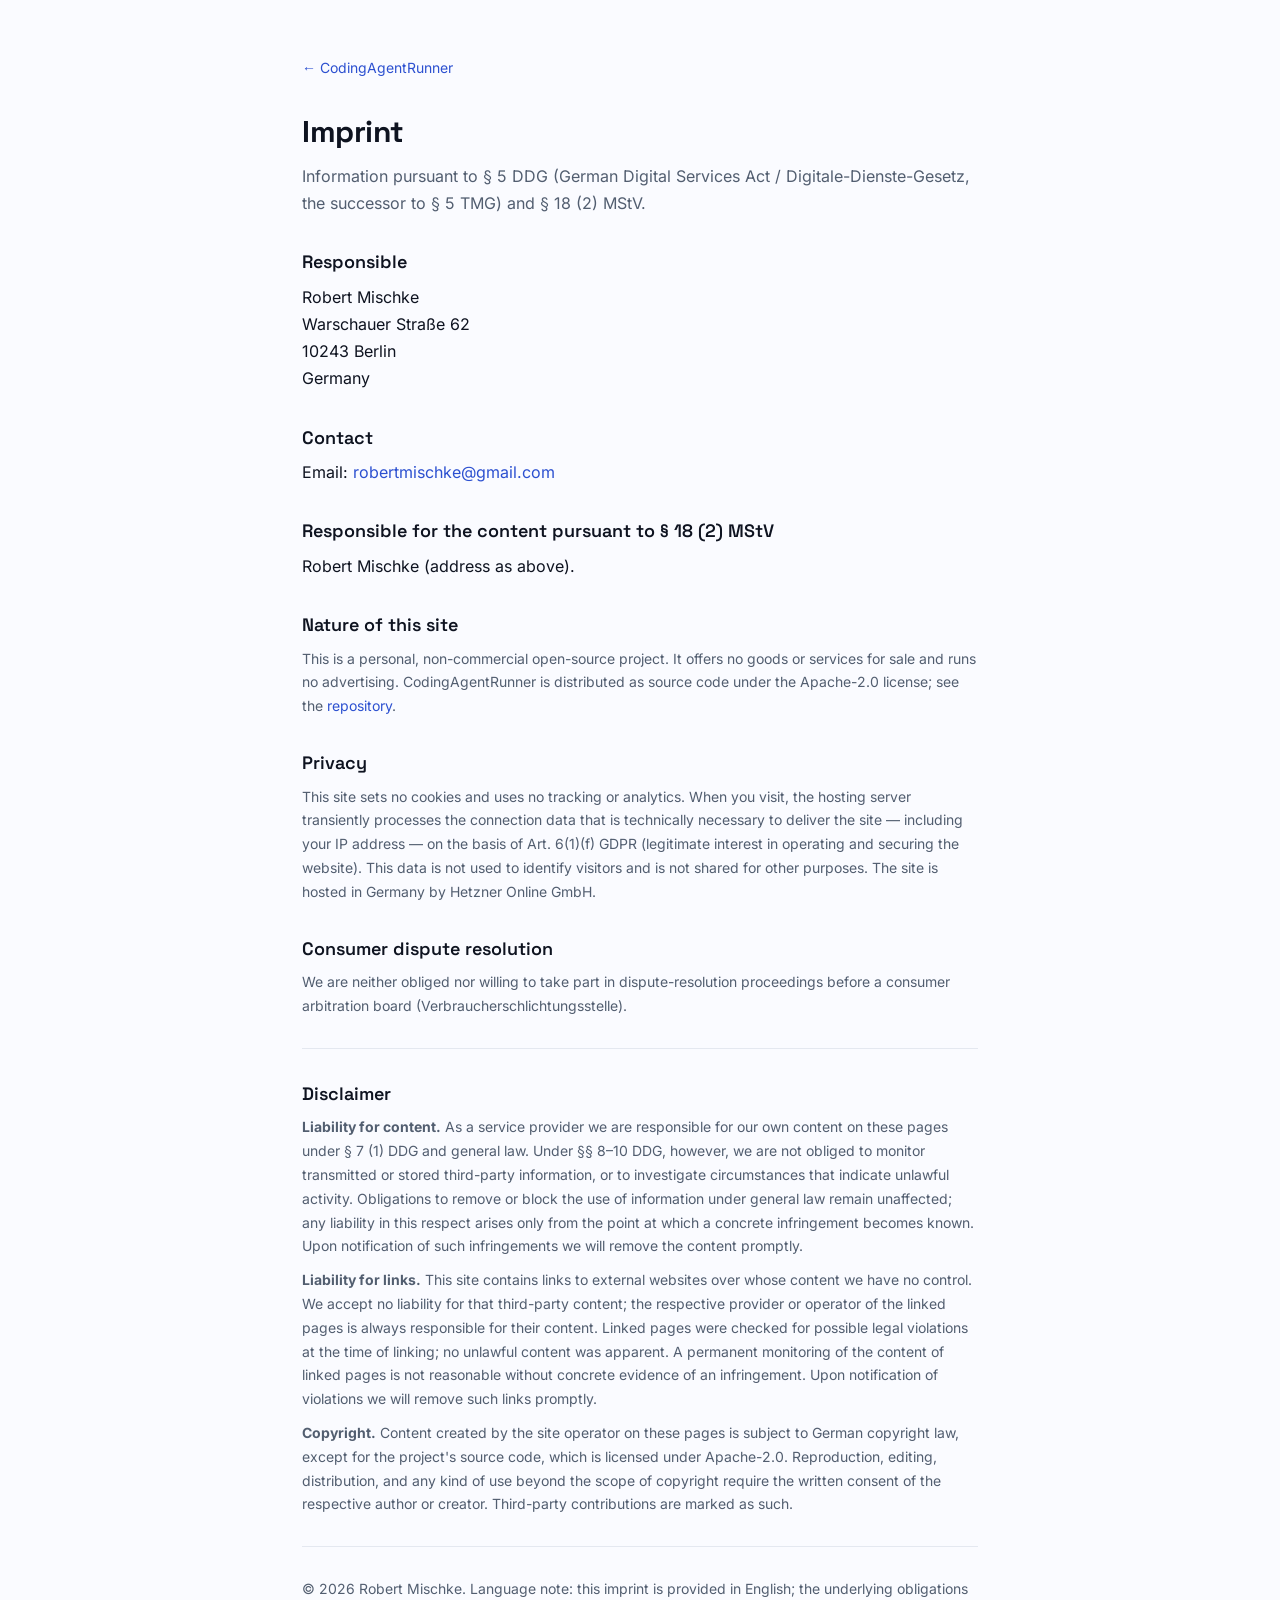
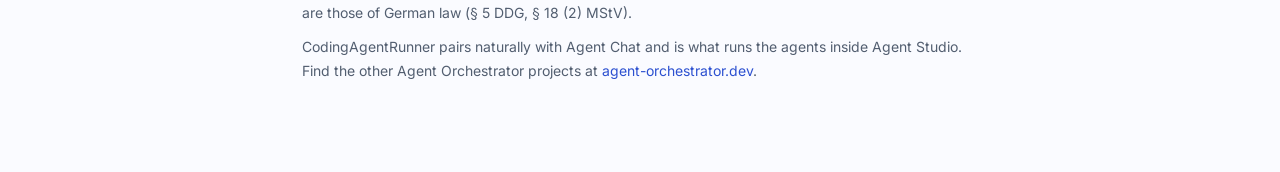
<file: imprint.html>
<!DOCTYPE html>
<html lang="en">
<head>
<meta charset="utf-8" />
<meta name="viewport" content="width=device-width, initial-scale=1" />
<title>Imprint — CodingAgentRunner</title>
<meta name="robots" content="noindex" />
<link rel="icon" href="data:image/svg+xml,%3Csvg xmlns='http://www.w3.org/2000/svg' viewBox='0 0 64 64'%3E%3Crect width='64' height='64' rx='14' fill='%232c50d0'/%3E%3Cpath d='M17 21l13 11-13 11' fill='none' stroke='%23fff' stroke-width='6.5' stroke-linecap='round' stroke-linejoin='round'/%3E%3Cpath d='M34 45h14' fill='none' stroke='%23fff' stroke-width='6.5' stroke-linecap='round'/%3E%3C/svg%3E" />
<style>
  @font-face{font-family:'Inter';font-style:normal;font-weight:400 800;font-display:swap;src:url(fonts/inter-latin.woff2) format('woff2');}
  @font-face{font-family:'Space Grotesk';font-style:normal;font-weight:500 700;font-display:swap;src:url(fonts/space-grotesk-latin.woff2) format('woff2');}
  :root{--fg:#0e1320;--muted:#525e70;--line:#e4e8f0;--accent:#2c50d0;--bg:#fafbff;
    --sans:'Inter',-apple-system,'Segoe UI',Roboto,Helvetica,Arial,sans-serif;
    --display:'Space Grotesk','Inter',-apple-system,'Segoe UI',Roboto,Helvetica,Arial,sans-serif;}
  *{box-sizing:border-box;}
  body{margin:0;background:var(--bg);color:var(--fg);font:16px/1.7 var(--sans);-webkit-font-smoothing:antialiased;}
  a{color:var(--accent);text-decoration:none;} a:hover{text-decoration:underline;}
  .wrap{max-width:720px;margin:0 auto;padding:54px 22px 80px;}
  h1{font-family:var(--display);font-size:30px;letter-spacing:-.015em;font-weight:700;margin:0 0 6px;}
  h2{font-family:var(--display);font-size:18px;font-weight:600;margin:30px 0 6px;}
  p{margin:0 0 10px;} .muted{color:var(--muted);}
  .addr{margin:0 0 10px;line-height:1.7;}
  .back{display:inline-block;margin-bottom:26px;font-size:14px;}
  hr{border:none;border-top:1px solid var(--line);margin:30px 0;}
  .small{font-size:14px;}
</style>
</head>
<body>
<div class="wrap">

  <a class="back" href="index.html">← CodingAgentRunner</a>

  <h1>Imprint</h1>
  <p class="muted">Information pursuant to § 5 DDG (German Digital Services Act / Digitale-Dienste-Gesetz, the successor to § 5 TMG) and § 18 (2) MStV.</p>

  <h2>Responsible</h2>
  <p class="addr">
    Robert Mischke<br />
    Warschauer Straße 62<br />
    10243 Berlin<br />
    Germany
  </p>

  <h2>Contact</h2>
  <p>Email: <a href="mailto:robertmischke@gmail.com">robertmischke@gmail.com</a></p>

  <h2>Responsible for the content pursuant to § 18 (2) MStV</h2>
  <p>Robert Mischke (address as above).</p>

  <h2>Nature of this site</h2>
  <p class="small muted">This is a personal, non-commercial open-source project. It offers no goods or services for sale and runs no advertising. CodingAgentRunner is distributed as source code under the Apache-2.0 license; see the <a href="https://github.com/agent-orc/runner">repository</a>.</p>

  <h2>Privacy</h2>
  <p class="small muted">This site sets no cookies and uses no tracking or analytics. When you visit, the hosting server transiently processes the connection data that is technically necessary to deliver the site — including your IP address — on the basis of Art. 6(1)(f) GDPR (legitimate interest in operating and securing the website). This data is not used to identify visitors and is not shared for other purposes. The site is hosted in Germany by Hetzner Online GmbH.</p>

  <h2>Consumer dispute resolution</h2>
  <p class="small muted">We are neither obliged nor willing to take part in dispute-resolution proceedings before a consumer arbitration board (Verbraucherschlichtungsstelle).</p>

  <hr />

  <h2>Disclaimer</h2>
  <p class="small muted"><b>Liability for content.</b> As a service provider we are responsible for our own content on these pages under § 7 (1) DDG and general law. Under §§ 8–10 DDG, however, we are not obliged to monitor transmitted or stored third-party information, or to investigate circumstances that indicate unlawful activity. Obligations to remove or block the use of information under general law remain unaffected; any liability in this respect arises only from the point at which a concrete infringement becomes known. Upon notification of such infringements we will remove the content promptly.</p>
  <p class="small muted"><b>Liability for links.</b> This site contains links to external websites over whose content we have no control. We accept no liability for that third-party content; the respective provider or operator of the linked pages is always responsible for their content. Linked pages were checked for possible legal violations at the time of linking; no unlawful content was apparent. A permanent monitoring of the content of linked pages is not reasonable without concrete evidence of an infringement. Upon notification of violations we will remove such links promptly.</p>
  <p class="small muted"><b>Copyright.</b> Content created by the site operator on these pages is subject to German copyright law, except for the project's source code, which is licensed under Apache-2.0. Reproduction, editing, distribution, and any kind of use beyond the scope of copyright require the written consent of the respective author or creator. Third-party contributions are marked as such.</p>

  <hr />
  <p class="small muted">© 2026 Robert Mischke. Language note: this imprint is provided in English; the underlying obligations are those of German law (§ 5 DDG, § 18 (2) MStV).</p>
  <p class="small muted">CodingAgentRunner pairs naturally with Agent Chat and is what runs the agents inside Agent Studio. Find the other Agent Orchestrator projects at <a href="https://agent-orchestrator.dev/">agent-orchestrator.dev</a>.</p>

</div>
</body>
</html>
</file>
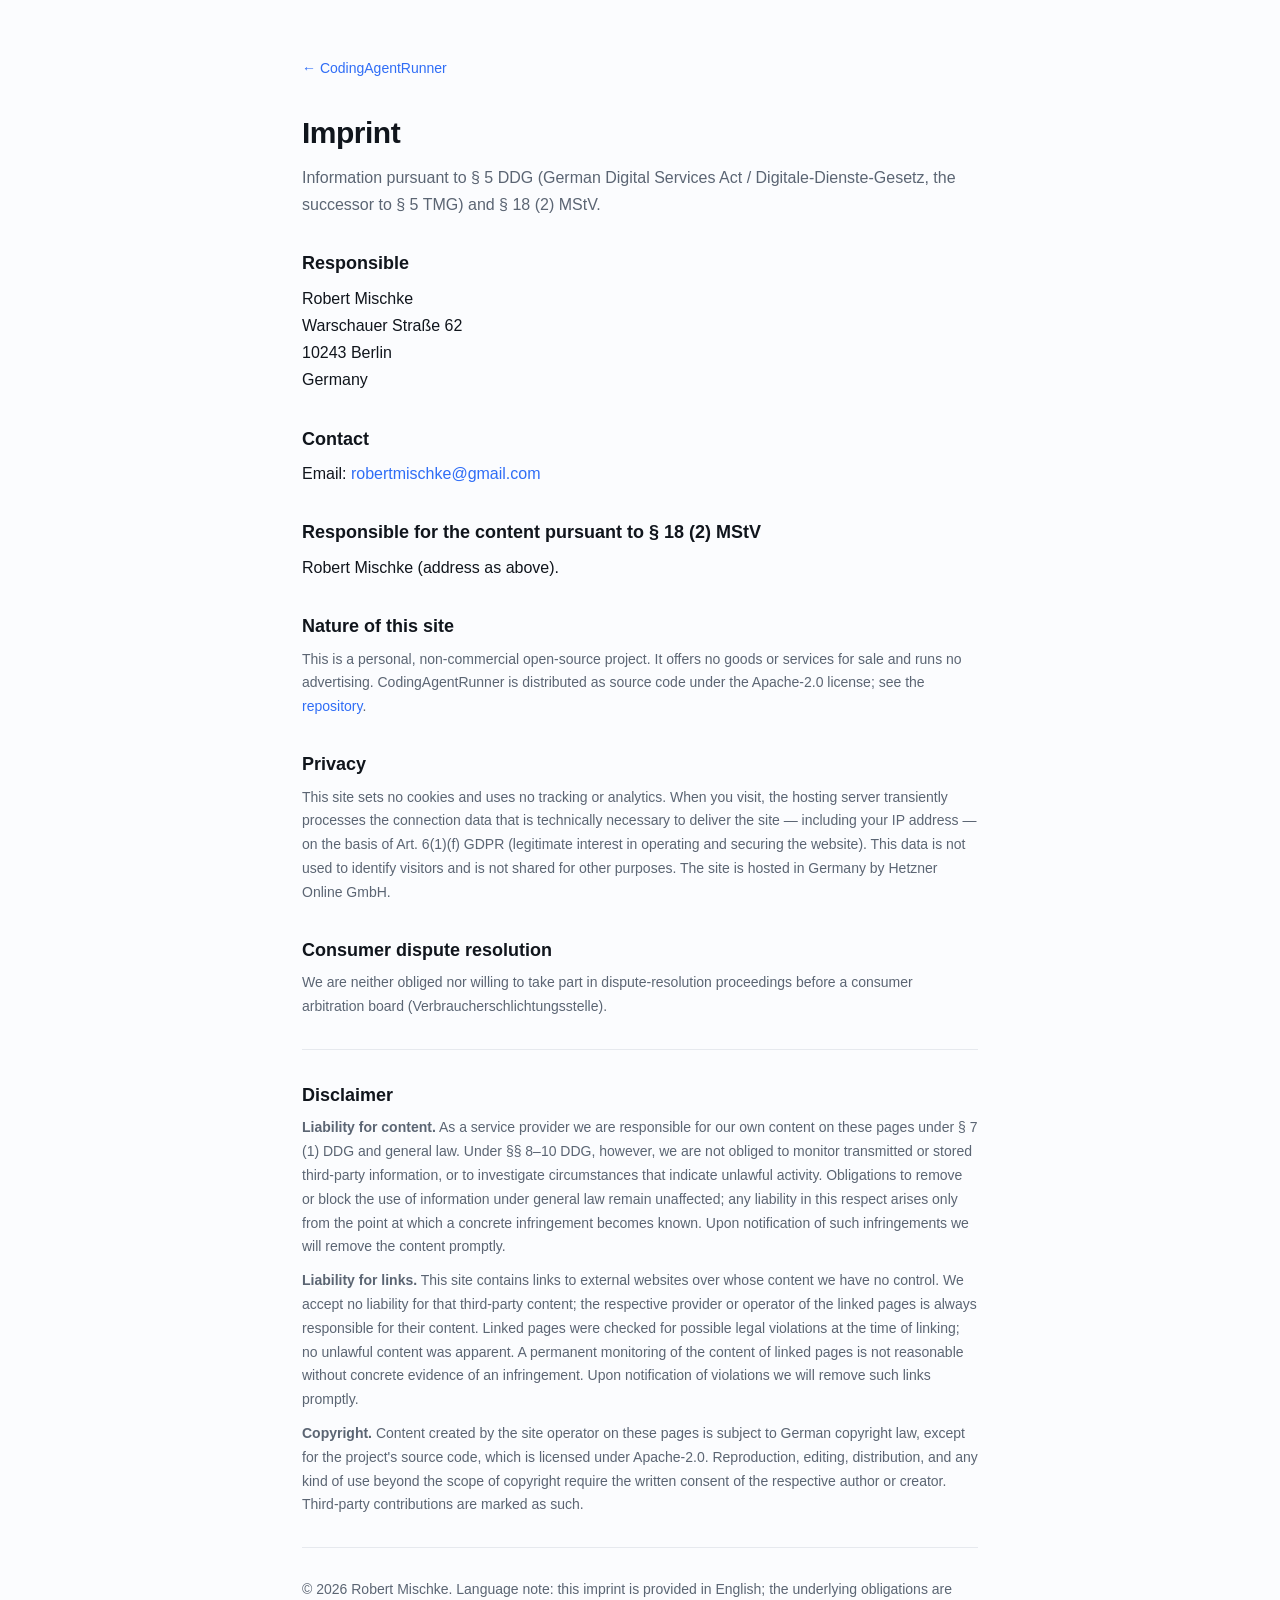
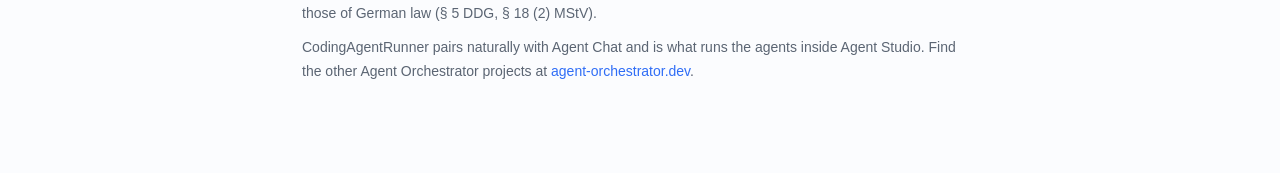
<file: website/imprint.html>
<!DOCTYPE html>
<html lang="en">
<head>
<meta charset="utf-8" />
<meta name="viewport" content="width=device-width, initial-scale=1" />
<title>Imprint — CodingAgentRunner</title>
<meta name="robots" content="noindex" />
<link rel="icon" href="data:image/svg+xml,%3Csvg xmlns='http://www.w3.org/2000/svg' viewBox='0 0 64 64'%3E%3Crect width='64' height='64' rx='14' fill='%232f6df6'/%3E%3Cpath d='M17 21l13 11-13 11' fill='none' stroke='%23fff' stroke-width='6.5' stroke-linecap='round' stroke-linejoin='round'/%3E%3Cpath d='M34 45h14' fill='none' stroke='%23fff' stroke-width='6.5' stroke-linecap='round'/%3E%3C/svg%3E" />
<style>
  :root{--fg:#10151c;--muted:#5b6573;--line:#e6e9ee;--accent:#2f6df6;--bg:#fbfcfe;}
  *{box-sizing:border-box;}
  body{margin:0;background:var(--bg);color:var(--fg);font:16px/1.7 -apple-system,Segoe UI,Roboto,Helvetica,Arial,sans-serif;-webkit-font-smoothing:antialiased;}
  a{color:var(--accent);text-decoration:none;} a:hover{text-decoration:underline;}
  .wrap{max-width:720px;margin:0 auto;padding:54px 22px 80px;}
  h1{font-size:30px;letter-spacing:-.5px;margin:0 0 6px;}
  h2{font-size:18px;margin:30px 0 6px;}
  p{margin:0 0 10px;} .muted{color:var(--muted);}
  .addr{margin:0 0 10px;line-height:1.7;}
  .back{display:inline-block;margin-bottom:26px;font-size:14px;}
  hr{border:none;border-top:1px solid var(--line);margin:30px 0;}
  .small{font-size:14px;}
</style>
</head>
<body>
<div class="wrap">

  <a class="back" href="index.html">← CodingAgentRunner</a>

  <h1>Imprint</h1>
  <p class="muted">Information pursuant to § 5 DDG (German Digital Services Act / Digitale-Dienste-Gesetz, the successor to § 5 TMG) and § 18 (2) MStV.</p>

  <h2>Responsible</h2>
  <p class="addr">
    Robert Mischke<br />
    Warschauer Straße 62<br />
    10243 Berlin<br />
    Germany
  </p>

  <h2>Contact</h2>
  <p>Email: <a href="mailto:robertmischke@gmail.com">robertmischke@gmail.com</a></p>

  <h2>Responsible for the content pursuant to § 18 (2) MStV</h2>
  <p>Robert Mischke (address as above).</p>

  <h2>Nature of this site</h2>
  <p class="small muted">This is a personal, non-commercial open-source project. It offers no goods or services for sale and runs no advertising. CodingAgentRunner is distributed as source code under the Apache-2.0 license; see the <a href="https://github.com/agent-orc/runner">repository</a>.</p>

  <h2>Privacy</h2>
  <p class="small muted">This site sets no cookies and uses no tracking or analytics. When you visit, the hosting server transiently processes the connection data that is technically necessary to deliver the site — including your IP address — on the basis of Art. 6(1)(f) GDPR (legitimate interest in operating and securing the website). This data is not used to identify visitors and is not shared for other purposes. The site is hosted in Germany by Hetzner Online GmbH.</p>

  <h2>Consumer dispute resolution</h2>
  <p class="small muted">We are neither obliged nor willing to take part in dispute-resolution proceedings before a consumer arbitration board (Verbraucherschlichtungsstelle).</p>

  <hr />

  <h2>Disclaimer</h2>
  <p class="small muted"><b>Liability for content.</b> As a service provider we are responsible for our own content on these pages under § 7 (1) DDG and general law. Under §§ 8–10 DDG, however, we are not obliged to monitor transmitted or stored third-party information, or to investigate circumstances that indicate unlawful activity. Obligations to remove or block the use of information under general law remain unaffected; any liability in this respect arises only from the point at which a concrete infringement becomes known. Upon notification of such infringements we will remove the content promptly.</p>
  <p class="small muted"><b>Liability for links.</b> This site contains links to external websites over whose content we have no control. We accept no liability for that third-party content; the respective provider or operator of the linked pages is always responsible for their content. Linked pages were checked for possible legal violations at the time of linking; no unlawful content was apparent. A permanent monitoring of the content of linked pages is not reasonable without concrete evidence of an infringement. Upon notification of violations we will remove such links promptly.</p>
  <p class="small muted"><b>Copyright.</b> Content created by the site operator on these pages is subject to German copyright law, except for the project's source code, which is licensed under Apache-2.0. Reproduction, editing, distribution, and any kind of use beyond the scope of copyright require the written consent of the respective author or creator. Third-party contributions are marked as such.</p>

  <hr />
  <p class="small muted">© 2026 Robert Mischke. Language note: this imprint is provided in English; the underlying obligations are those of German law (§ 5 DDG, § 18 (2) MStV).</p>
  <p class="small muted">CodingAgentRunner pairs naturally with Agent Chat and is what runs the agents inside Agent Studio. Find the other Agent Orchestrator projects at <a href="https://agent-orchestrator.dev/">agent-orchestrator.dev</a>.</p>

</div>
</body>
</html>
</file>
